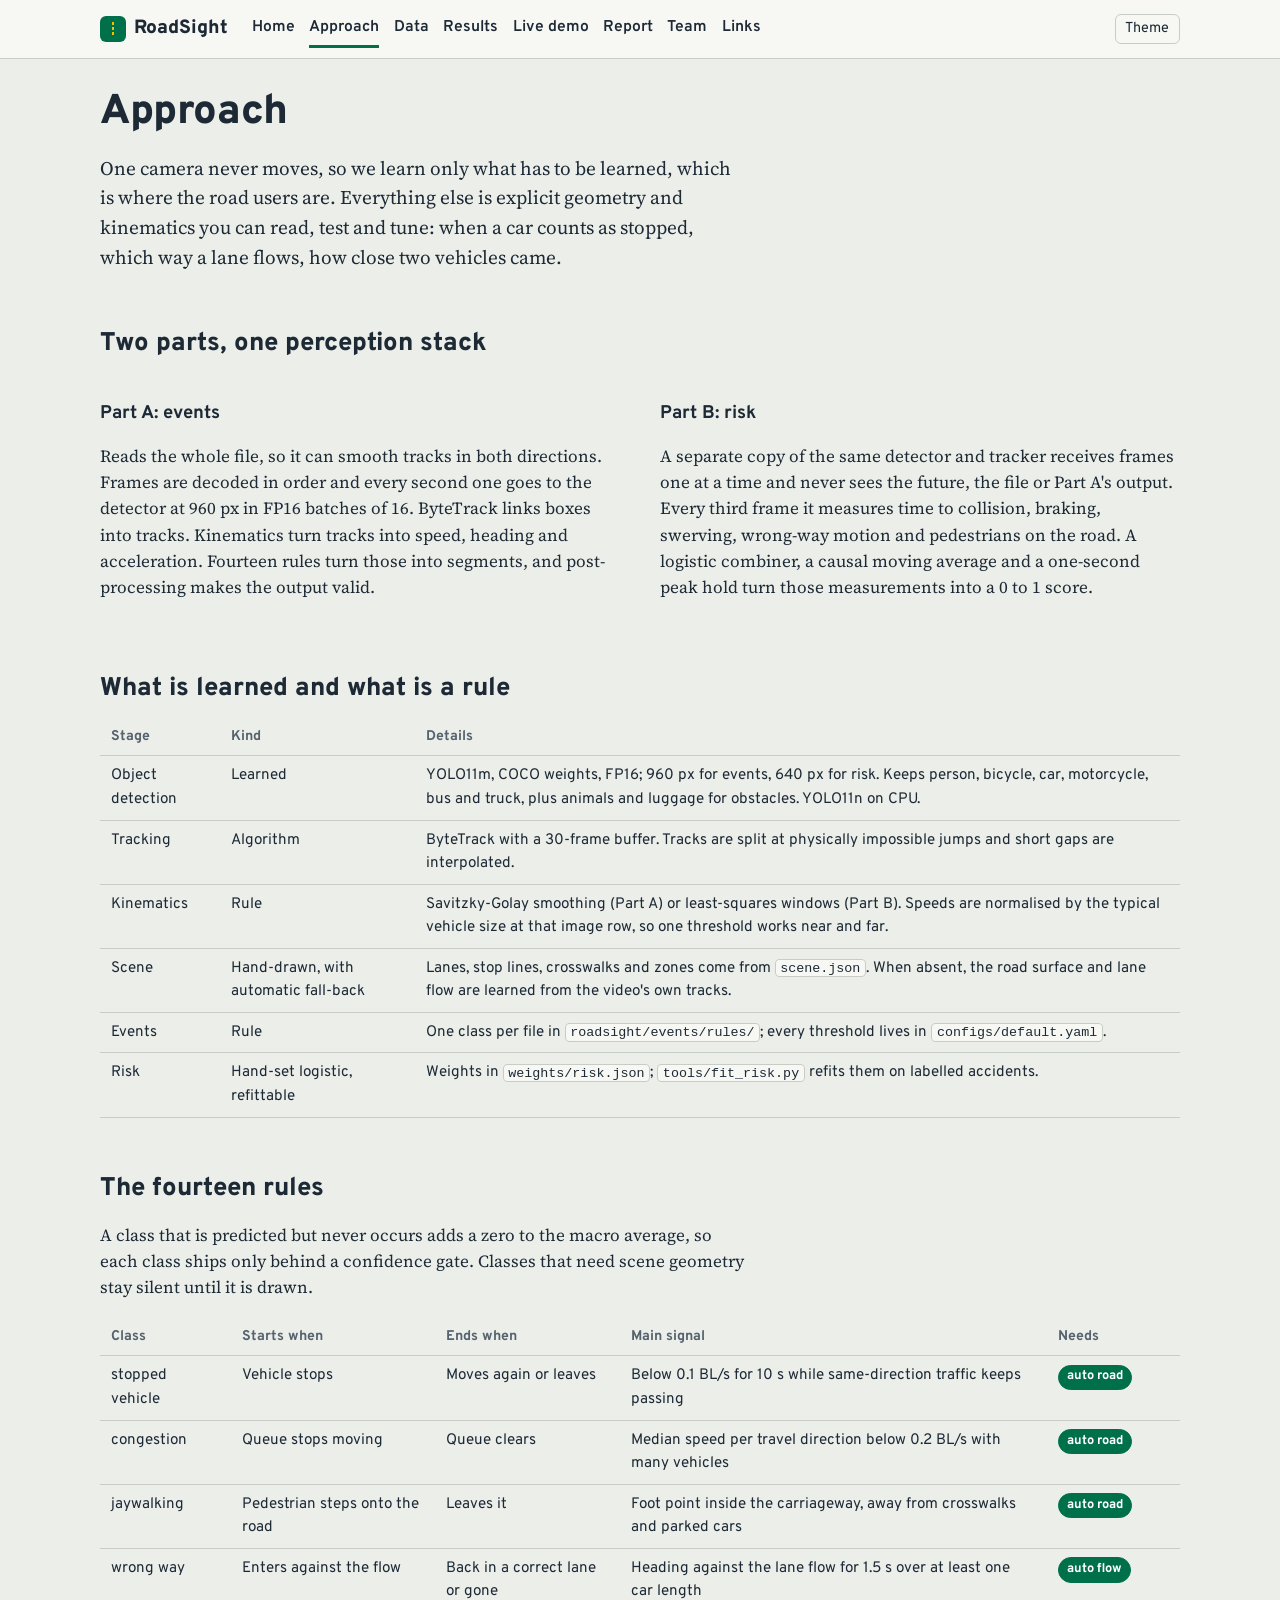
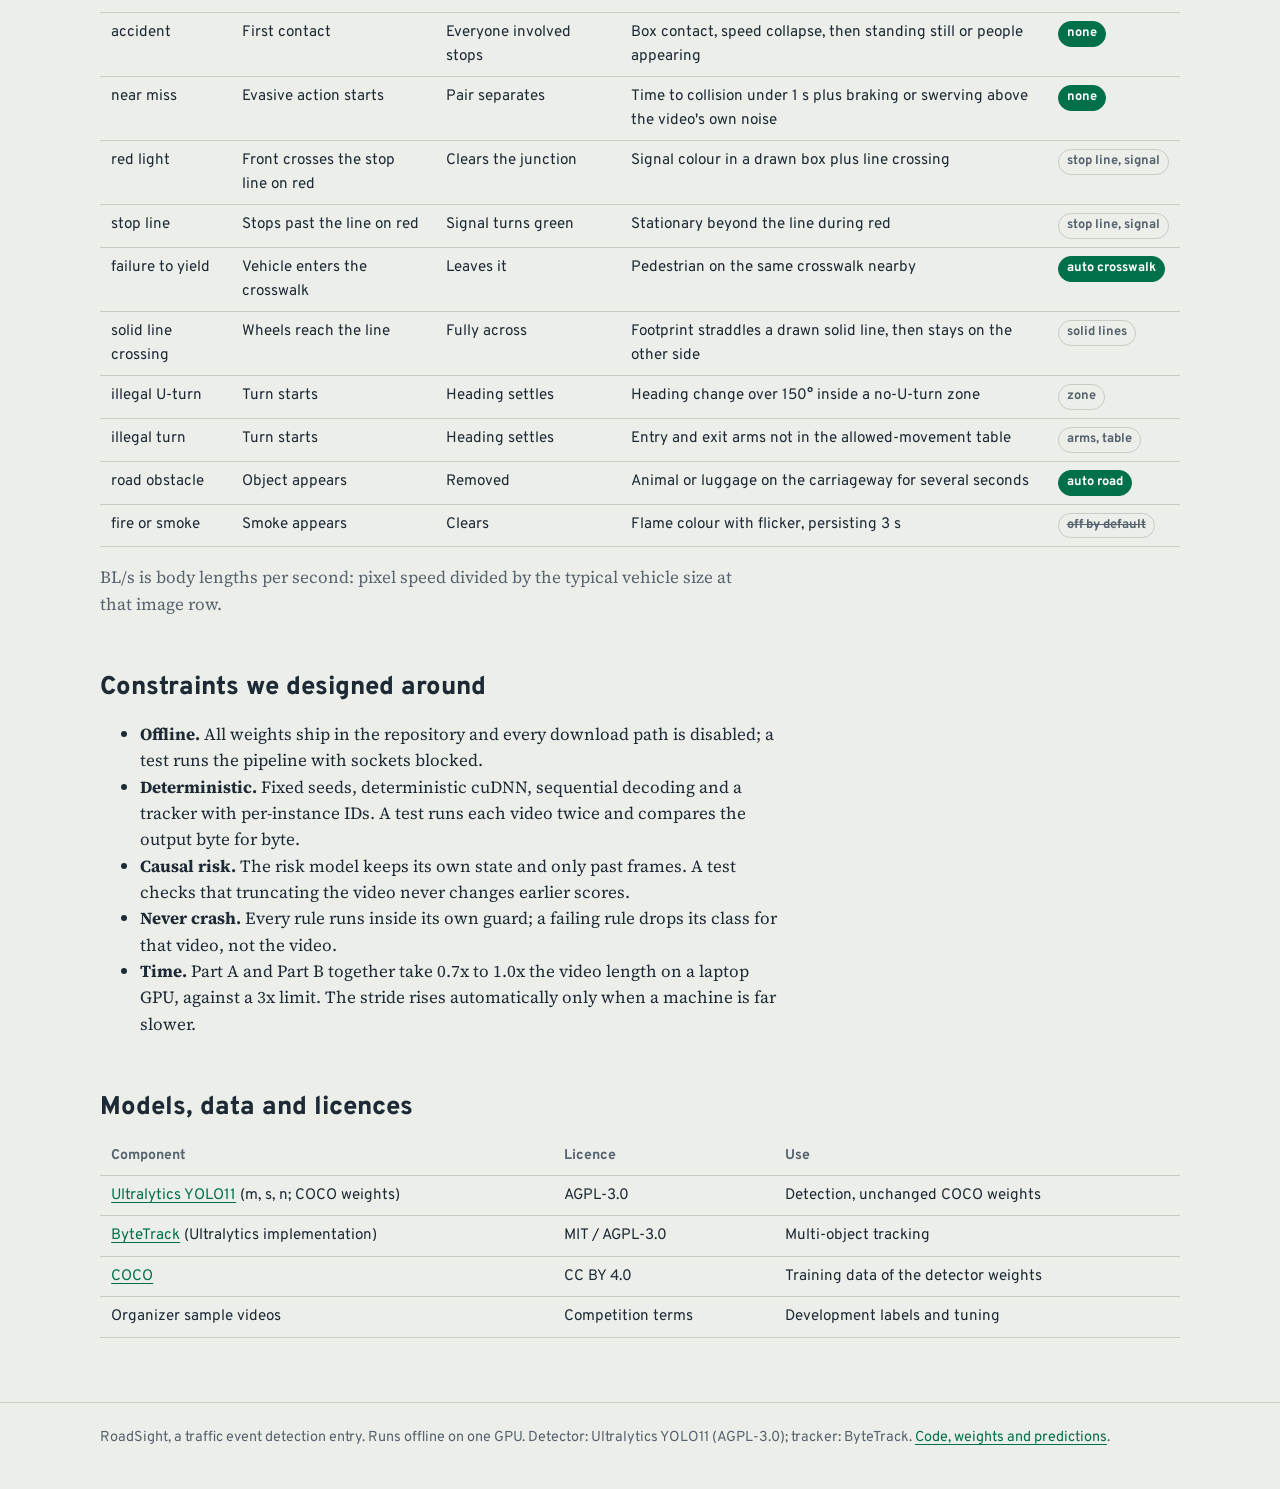
<file: web/static/approach.html>
<!doctype html>
<html lang="en">
<head>
<meta charset="utf-8">
<meta name="viewport" content="width=device-width, initial-scale=1">
<title>RoadSight approach</title>
<link rel="preconnect" href="https://fonts.googleapis.com"><link rel="preconnect" href="https://fonts.gstatic.com" crossorigin>
<link href="https://fonts.googleapis.com/css2?family=Overpass:wght@400;600;700;800&family=Source+Serif+4:opsz,wght@8..60,400;8..60,600&display=swap" rel="stylesheet">
<link rel="stylesheet" href="css/site.css">
<script src="js/site.js"></script>
</head>
<body>
<header id="site-header"></header>
<main class="wrap">
  <h1>Approach</h1>
  <p class="lede">One camera never moves, so we learn only what has to be learned, which is where the road users are.
    Everything else is explicit geometry and kinematics you can read, test and tune: when a car counts as stopped,
    which way a lane flows, how close two vehicles came.</p>

  <h2>Two parts, one perception stack</h2>
  <div class="cols">
    <div>
      <h3>Part A: events</h3>
      <p>Reads the whole file, so it can smooth tracks in both directions. Frames are decoded in order and every
        second one goes to the detector at 960 px in FP16 batches of 16. ByteTrack links boxes into tracks. Kinematics turn
        tracks into speed, heading and acceleration. Fourteen rules turn those into segments, and post-processing
        makes the output valid.</p>
    </div>
    <div>
      <h3>Part B: risk</h3>
      <p>A separate copy of the same detector and tracker receives frames one at a time and never sees the future,
        the file or Part A's output. Every third frame it measures time to collision, braking, swerving, wrong-way
        motion and pedestrians on the road. A logistic combiner, a causal moving average and a one-second peak hold
        turn those measurements into a 0 to 1 score.</p>
    </div>
  </div>

  <h2>What is learned and what is a rule</h2>
  <div class="table-scroll"><table>
    <thead><tr><th>Stage</th><th>Kind</th><th>Details</th></tr></thead>
    <tbody>
      <tr><td>Object detection</td><td>Learned</td><td>YOLO11m, COCO weights, FP16; 960 px for events, 640 px for risk. Keeps person, bicycle, car, motorcycle, bus and truck, plus animals and luggage for obstacles. YOLO11n on CPU.</td></tr>
      <tr><td>Tracking</td><td>Algorithm</td><td>ByteTrack with a 30-frame buffer. Tracks are split at physically impossible jumps and short gaps are interpolated.</td></tr>
      <tr><td>Kinematics</td><td>Rule</td><td>Savitzky-Golay smoothing (Part A) or least-squares windows (Part B). Speeds are normalised by the typical vehicle size at that image row, so one threshold works near and far.</td></tr>
      <tr><td>Scene</td><td>Hand-drawn, with automatic fall-back</td><td>Lanes, stop lines, crosswalks and zones come from <code>scene.json</code>. When absent, the road surface and lane flow are learned from the video's own tracks.</td></tr>
      <tr><td>Events</td><td>Rule</td><td>One class per file in <code>roadsight/events/rules/</code>; every threshold lives in <code>configs/default.yaml</code>.</td></tr>
      <tr><td>Risk</td><td>Hand-set logistic, refittable</td><td>Weights in <code>weights/risk.json</code>; <code>tools/fit_risk.py</code> refits them on labelled accidents.</td></tr>
    </tbody>
  </table></div>

  <h2>The fourteen rules</h2>
  <p>A class that is predicted but never occurs adds a zero to the macro average, so each class ships only behind a
    confidence gate. Classes that need scene geometry stay silent until it is drawn.</p>
  <div class="table-scroll"><table>
    <thead><tr><th>Class</th><th>Starts when</th><th>Ends when</th><th>Main signal</th><th>Needs</th></tr></thead>
    <tbody>
      <tr><td>stopped vehicle</td><td>Vehicle stops</td><td>Moves again or leaves</td><td>Below 0.1 BL/s for 10 s while same-direction traffic keeps passing</td><td><span class="pill on">auto road</span></td></tr>
      <tr><td>congestion</td><td>Queue stops moving</td><td>Queue clears</td><td>Median speed per travel direction below 0.2 BL/s with many vehicles</td><td><span class="pill on">auto road</span></td></tr>
      <tr><td>jaywalking</td><td>Pedestrian steps onto the road</td><td>Leaves it</td><td>Foot point inside the carriageway, away from crosswalks and parked cars</td><td><span class="pill on">auto road</span></td></tr>
      <tr><td>wrong way</td><td>Enters against the flow</td><td>Back in a correct lane or gone</td><td>Heading against the lane flow for 1.5 s over at least one car length</td><td><span class="pill on">auto flow</span></td></tr>
      <tr><td>accident</td><td>First contact</td><td>Everyone involved stops</td><td>Box contact, speed collapse, then standing still or people appearing</td><td><span class="pill on">none</span></td></tr>
      <tr><td>near miss</td><td>Evasive action starts</td><td>Pair separates</td><td>Time to collision under 1 s plus braking or swerving above the video's own noise</td><td><span class="pill on">none</span></td></tr>
      <tr><td>red light</td><td>Front crosses the stop line on red</td><td>Clears the junction</td><td>Signal colour in a drawn box plus line crossing</td><td><span class="pill scene">stop line, signal</span></td></tr>
      <tr><td>stop line</td><td>Stops past the line on red</td><td>Signal turns green</td><td>Stationary beyond the line during red</td><td><span class="pill scene">stop line, signal</span></td></tr>
      <tr><td>failure to yield</td><td>Vehicle enters the crosswalk</td><td>Leaves it</td><td>Pedestrian on the same crosswalk nearby</td><td><span class="pill on">auto crosswalk</span></td></tr>
      <tr><td>solid line crossing</td><td>Wheels reach the line</td><td>Fully across</td><td>Footprint straddles a drawn solid line, then stays on the other side</td><td><span class="pill scene">solid lines</span></td></tr>
      <tr><td>illegal U-turn</td><td>Turn starts</td><td>Heading settles</td><td>Heading change over 150&deg; inside a no-U-turn zone</td><td><span class="pill scene">zone</span></td></tr>
      <tr><td>illegal turn</td><td>Turn starts</td><td>Heading settles</td><td>Entry and exit arms not in the allowed-movement table</td><td><span class="pill scene">arms, table</span></td></tr>
      <tr><td>road obstacle</td><td>Object appears</td><td>Removed</td><td>Animal or luggage on the carriageway for several seconds</td><td><span class="pill on">auto road</span></td></tr>
      <tr><td>fire or smoke</td><td>Smoke appears</td><td>Clears</td><td>Flame colour with flicker, persisting 3 s</td><td><span class="pill off">off by default</span></td></tr>
    </tbody>
  </table></div>
  <p class="muted">BL/s is body lengths per second: pixel speed divided by the typical vehicle size at that image row.</p>

  <h2>Constraints we designed around</h2>
  <ul>
    <li><strong>Offline.</strong> All weights ship in the repository and every download path is disabled; a test runs the pipeline with sockets blocked.</li>
    <li><strong>Deterministic.</strong> Fixed seeds, deterministic cuDNN, sequential decoding and a tracker with per-instance IDs. A test runs each video twice and compares the output byte for byte.</li>
    <li><strong>Causal risk.</strong> The risk model keeps its own state and only past frames. A test checks that truncating the video never changes earlier scores.</li>
    <li><strong>Never crash.</strong> Every rule runs inside its own guard; a failing rule drops its class for that video, not the video.</li>
    <li><strong>Time.</strong> Part A and Part B together take 0.7x to 1.0x the video length on a laptop GPU, against a 3x limit. The stride rises automatically only when a machine is far slower.</li>
  </ul>

  <h2>Models, data and licences</h2>
  <div class="table-scroll"><table>
    <thead><tr><th>Component</th><th>Licence</th><th>Use</th></tr></thead>
    <tbody>
      <tr><td><a href="https://github.com/ultralytics/ultralytics">Ultralytics YOLO11</a> (m, s, n; COCO weights)</td><td>AGPL-3.0</td><td>Detection, unchanged COCO weights</td></tr>
      <tr><td><a href="https://github.com/ifzhang/ByteTrack">ByteTrack</a> (Ultralytics implementation)</td><td>MIT / AGPL-3.0</td><td>Multi-object tracking</td></tr>
      <tr><td><a href="https://cocodataset.org">COCO</a></td><td>CC BY 4.0</td><td>Training data of the detector weights</td></tr>
      <tr><td>Organizer sample videos</td><td>Competition terms</td><td>Development labels and tuning</td></tr>
    </tbody>
  </table></div>
</main>
<footer id="site-footer"></footer>
</body>
</html>
</file>
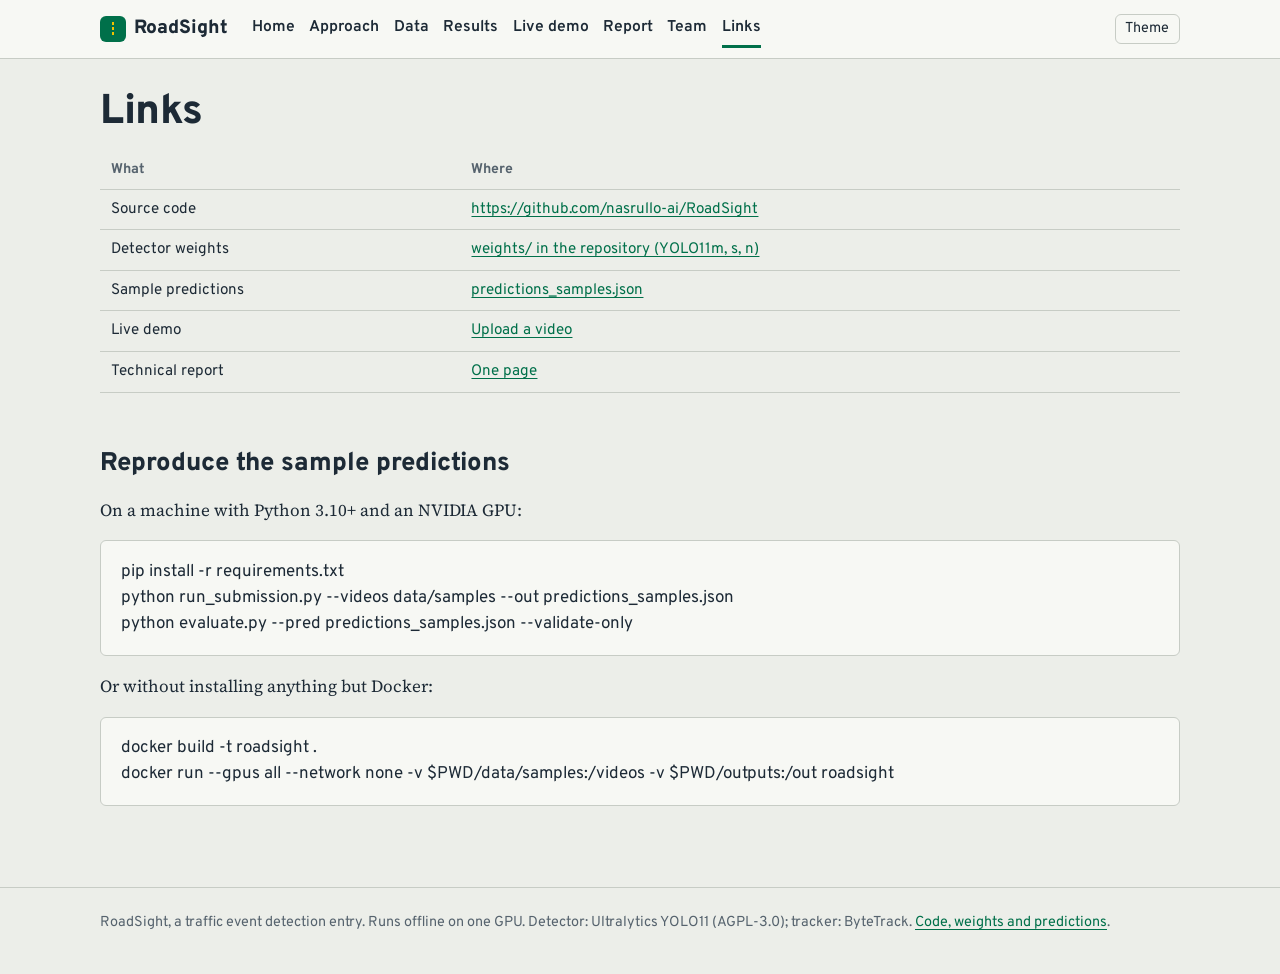
<file: web/static/links.html>
<!doctype html>
<html lang="en">
<head>
<meta charset="utf-8">
<meta name="viewport" content="width=device-width, initial-scale=1">
<title>RoadSight links</title>
<link rel="preconnect" href="https://fonts.googleapis.com"><link rel="preconnect" href="https://fonts.gstatic.com" crossorigin>
<link href="https://fonts.googleapis.com/css2?family=Overpass:wght@400;600;700;800&family=Source+Serif+4:opsz,wght@8..60,400;8..60,600&display=swap" rel="stylesheet">
<link rel="stylesheet" href="css/site.css">
<script src="js/site.js"></script>
</head>
<body>
<header id="site-header"></header>
<main class="wrap">
  <h1>Links</h1>
  <div class="table-scroll"><table>
    <thead><tr><th>What</th><th>Where</th></tr></thead>
    <tbody id="links"></tbody>
  </table></div>
  <h2>Reproduce the sample predictions</h2>
  <p>On a machine with Python 3.10+ and an NVIDIA GPU:</p>
  <pre class="panel ui" style="overflow-x:auto">pip install -r requirements.txt
python run_submission.py --videos data/samples --out predictions_samples.json
python evaluate.py --pred predictions_samples.json --validate-only</pre>
  <p>Or without installing anything but Docker:</p>
  <pre class="panel ui" style="overflow-x:auto">docker build -t roadsight .
docker run --gpus all --network none -v $PWD/data/samples:/videos -v $PWD/outputs:/out roadsight</pre>
</main>
<footer id="site-footer"></footer>
<script>
RS.getJSON("data/links.json").then((l) => {
  const rows = [
    ["Source code", l.repo, l.repo || "Repository link to be added"],
    ["Detector weights", l.weights, "weights/ in the repository (YOLO11m, s, n)"],
    ["Sample predictions", "data/predictions_samples.json", "predictions_samples.json"],
    ["Live demo", "demo.html", "Upload a video"],
    ["Technical report", "report.html", "One page"],
  ];
  document.getElementById("links").innerHTML = rows.map(([what, href, text]) =>
    `<tr><td>${what}</td><td>${href ? `<a href="${RS.esc(href)}">${RS.esc(text)}</a>` : RS.esc(text)}</td></tr>`).join("");
});
</script>
</body>
</html>
</file>
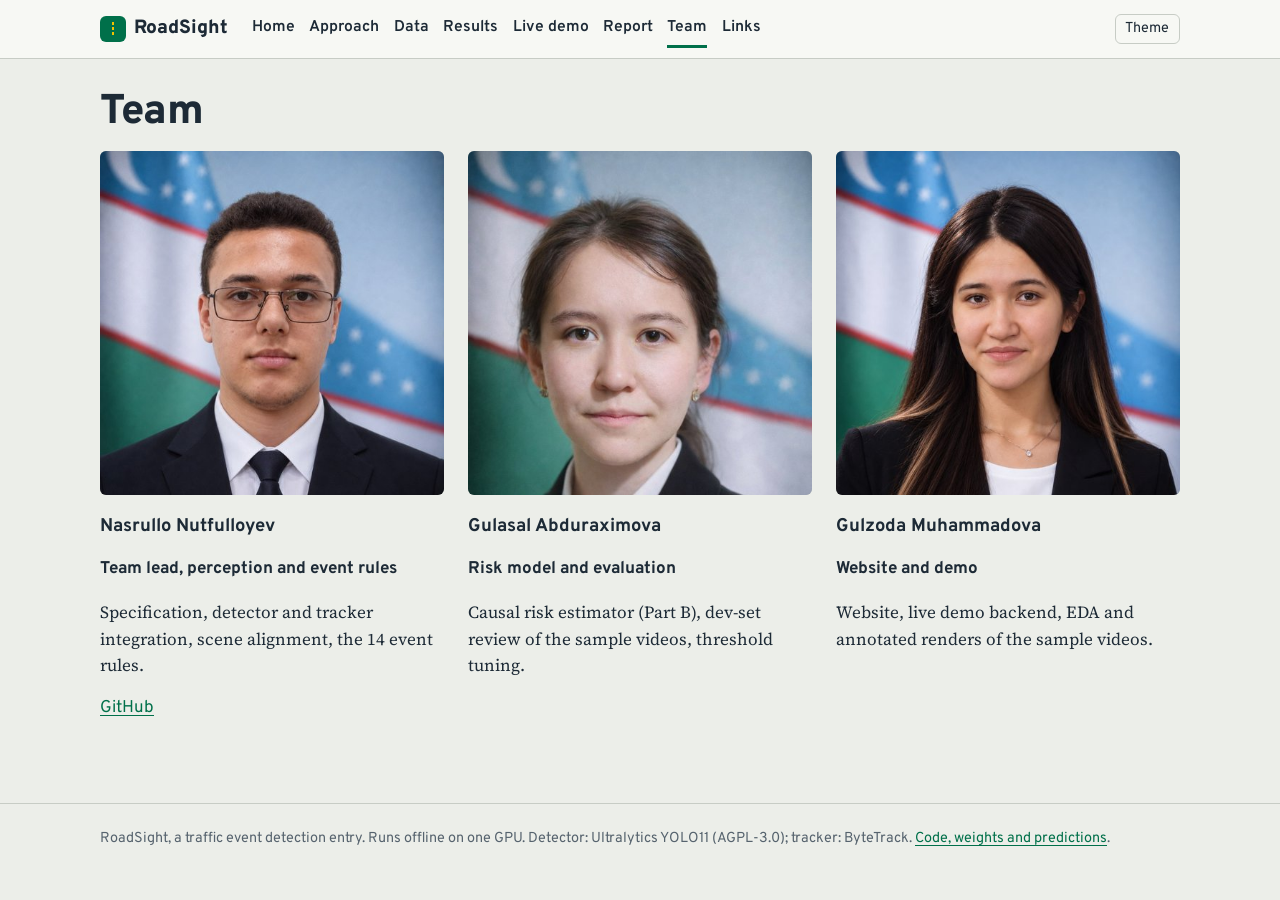
<file: web/static/team.html>
<!doctype html>
<html lang="en">
<head>
<meta charset="utf-8">
<meta name="viewport" content="width=device-width, initial-scale=1">
<title>RoadSight team</title>
<link rel="preconnect" href="https://fonts.googleapis.com"><link rel="preconnect" href="https://fonts.gstatic.com" crossorigin>
<link href="https://fonts.googleapis.com/css2?family=Overpass:wght@400;600;700;800&family=Source+Serif+4:opsz,wght@8..60,400;8..60,600&display=swap" rel="stylesheet">
<link rel="stylesheet" href="css/site.css">
<script src="js/site.js"></script>
</head>
<body>
<header id="site-header"></header>
<main class="wrap">
  <h1>Team</h1>
  <div class="team" id="team"><p class="muted ui">Loading.</p></div>
</main>
<footer id="site-footer"></footer>
<script>
RS.getJSON("data/team.json").then((people) => {
  document.getElementById("team").innerHTML = people.map((p) => `<article class="person">
    <img src="${RS.esc(p.photo || "img/person.svg")}" alt="Photo of ${RS.esc(p.name)}" loading="lazy">
    <h3>${RS.esc(p.name)}</h3><p class="ui"><strong>${RS.esc(p.role)}</strong></p>
    <p>${RS.esc(p.contributions)}</p>
    ${p.past ? `<p class="muted">${RS.esc(p.past)}</p>` : ""}
    <p class="ui">${[["GitHub", p.github], ["LinkedIn", p.linkedin], ["Portfolio", p.portfolio]].filter(([, u]) => u)
      .map(([n, u]) => `<a href="${RS.esc(u)}">${n}</a>`).join(" &nbsp; ")}</p></article>`).join("");
});
</script>
</body>
</html>
</file>
<file: web/static/css/site.css>
/* RoadSight site. Road-signage vernacular: guide-sign green, lane-paint yellow, concrete and ink.
   Signal red/amber/green are reserved for risk levels. */
:root {
  --bg: #eceee9;          /* concrete */
  --panel: #f7f8f4;
  --ink: #1d2a36;         /* survey-plan ink */
  --muted: #56636e;
  --line: #c7ccc5;
  --sign: #00704a;        /* guide-sign green */
  --sign-ink: #ffffff;
  --paint: #f2c200;       /* lane-marking yellow */
  --paint-ink: #1d2a36;
  --red: #c8322b;
  --amber: #d98300;
  --go: #2e8b57;
  --pred: #2458c6;
  --gt: #8f99a3;
  --radius-sign: 14px;
  --radius-ui: 6px;
  --shadow: 0 1px 0 rgba(29, 42, 54, .08);
  color-scheme: light;
}
@media (prefers-color-scheme: dark) {
  :root:not([data-theme="light"]) {
    --bg: #1d2125; --panel: #262b30; --ink: #e5e8e3; --muted: #a2acb4; --line: #3a4147;
    --sign: #0d7f55; --pred: #6f9bff; --gt: #6d7782; --shadow: none; color-scheme: dark;
  }
}
:root[data-theme="dark"] {
  --bg: #1d2125; --panel: #262b30; --ink: #e5e8e3; --muted: #a2acb4; --line: #3a4147;
  --sign: #0d7f55; --pred: #6f9bff; --gt: #6d7782; --shadow: none; color-scheme: dark;
}

* { box-sizing: border-box; }
html { -webkit-text-size-adjust: 100%; }
body {
  margin: 0;
  background: var(--bg);
  color: var(--ink);
  font: 17px/1.55 "Source Serif 4", Georgia, serif;
}
h1, h2, h3, h4, nav, button, .ui, table, label, input, .btn, figcaption, .stat, .pill {
  font-family: "Overpass", "Helvetica Neue", Arial, sans-serif;
}
h1 { font-size: 2.6rem; line-height: 1.05; font-weight: 800; margin: 0 0 .4em; letter-spacing: -.01em; }
h2 { font-size: 1.6rem; line-height: 1.2; font-weight: 800; margin: 2.2em 0 .5em; }
h3 { font-size: 1.15rem; line-height: 1.3; font-weight: 700; margin: 1.6em 0 .4em; }
p, li { max-width: 72ch; }
a { color: var(--sign); text-underline-offset: 3px; }
a:hover { text-decoration-thickness: 2px; }
:focus-visible { outline: 3px solid var(--paint); outline-offset: 2px; }
code { font-size: .88em; background: var(--panel); border: 1px solid var(--line); border-radius: 4px; padding: .05em .35em; }
.muted { color: var(--muted); }

/* ------------------------------------------------------------------ header */
.site-header { border-bottom: 1px solid var(--line); background: var(--panel); }
.site-header .wrap { display: flex; align-items: center; gap: 1.5rem; flex-wrap: wrap; padding-top: .6rem; padding-bottom: .6rem; }
.brand { font: 800 1.2rem/1 "Overpass", sans-serif; color: var(--ink); text-decoration: none; display: flex; align-items: center; gap: .5rem; }
.brand-mark { width: 26px; height: 26px; border-radius: 6px; background: var(--sign); display: grid; place-items: center; }
.brand-mark svg { width: 16px; height: 16px; }
nav.main { display: flex; flex-wrap: wrap; gap: .2rem .9rem; flex: 1; }
nav.main a { color: var(--ink); text-decoration: none; font-weight: 600; font-size: .98rem; padding: .35rem 0; border-bottom: 3px solid transparent; }
nav.main a[aria-current="page"] { border-bottom-color: var(--sign); }
nav.main a:hover { border-bottom-color: var(--line); }
.theme-toggle { background: none; border: 1px solid var(--line); color: var(--ink); border-radius: var(--radius-ui); padding: .3rem .6rem; cursor: pointer; font-size: .9rem; }

.wrap { max-width: 1120px; margin: 0 auto; padding-left: 20px; padding-right: 20px; }
main.wrap { padding-top: 2rem; padding-bottom: 4rem; }
.site-footer { border-top: 1px solid var(--line); color: var(--muted); font: 400 .9rem/1.5 "Overpass", sans-serif; padding: 1.5rem 0 2.5rem; }

/* ------------------------------------------------------------------ the guide sign (hero) */
.sign-wrap { position: relative; margin: 1.5rem 0 2.5rem; padding-top: 34px; }
.sign {
  background: var(--sign); color: var(--sign-ink); border-radius: var(--radius-sign);
  padding: 6px; box-shadow: 0 2px 0 rgba(0, 0, 0, .15);
}
.sign-inner {
  border: 3px solid rgba(255, 255, 255, .95); border-radius: calc(var(--radius-sign) - 5px);
  padding: 2rem 2.2rem 2.1rem; display: grid; grid-template-columns: 1fr auto; gap: 1.5rem 2.5rem; align-items: end;
}
.sign h1 { color: #fff; font-size: clamp(2.6rem, 7vw, 4.6rem); margin: 0; font-weight: 800; letter-spacing: -.015em; }
.sign p { font: 400 1.15rem/1.45 "Overpass", sans-serif; margin: .7rem 0 0; max-width: 46ch; color: rgba(255, 255, 255, .92); }
.sign .dest { font: 700 1.05rem/1.35 "Overpass", sans-serif; text-align: right; }
.sign .dest span { display: block; }
.sign .dest svg { width: 44px; height: 44px; display: block; margin: 0 0 .5rem auto; }
.exit-tab {
  position: absolute; top: 0; left: 2.2rem; background: var(--paint); color: var(--paint-ink);
  font: 800 1.05rem/1 "Overpass", sans-serif; text-decoration: none; padding: .55rem 1rem .5rem;
  border-radius: 10px 10px 0 0; border: 3px solid var(--sign); border-bottom: none;
}
.exit-tab:hover { background: #ffd21f; }

/* ------------------------------------------------------------------ generic blocks */
.lede { font-size: 1.2rem; line-height: 1.55; max-width: 64ch; }
.cols { display: grid; grid-template-columns: repeat(auto-fit, minmax(260px, 1fr)); gap: 1.5rem 2.5rem; }
.panel { background: var(--panel); border: 1px solid var(--line); border-radius: var(--radius-ui); padding: 1.1rem 1.25rem; }
table { border-collapse: collapse; width: 100%; font-size: .95rem; }
th, td { text-align: left; padding: .5rem .7rem; border-bottom: 1px solid var(--line); vertical-align: top; }
th { font-weight: 700; color: var(--muted); font-size: .88rem; }
td.num, th.num { text-align: right; font-variant-numeric: tabular-nums; }
.table-scroll { overflow-x: auto; }
.pill { display: inline-block; font-size: .8rem; font-weight: 700; padding: .12rem .5rem; border-radius: 999px; border: 1px solid var(--line); white-space: nowrap; }
.pill.on { background: var(--sign); color: #fff; border-color: var(--sign); }
.pill.scene { background: transparent; color: var(--muted); }
.pill.off { color: var(--muted); text-decoration: line-through; }
figure { margin: 1rem 0; }
figure img, figure video { width: 100%; border-radius: var(--radius-ui); display: block; background: #000; }
figcaption { color: var(--muted); font-size: .9rem; margin-top: .4rem; }
.btn {
  display: inline-block; background: var(--sign); color: #fff; border: none; border-radius: var(--radius-ui);
  padding: .65rem 1.1rem; font-weight: 700; font-size: 1rem; cursor: pointer; text-decoration: none;
}
.btn.secondary { background: transparent; color: var(--ink); border: 1px solid var(--line); }
.btn[disabled] { opacity: .5; cursor: not-allowed; }

/* ------------------------------------------------------------------ pipeline diagram */
.pipeline-scroll { overflow-x: auto; }
.pipeline { width: 100%; min-width: 720px; height: auto; display: block; }
.pipeline text { font-family: "Overpass", sans-serif; fill: var(--ink); }
.pipeline .node rect { fill: var(--panel); stroke: var(--ink); stroke-width: 1.5; }
.pipeline .node.learned rect { fill: var(--sign); stroke: var(--sign); }
.pipeline .node.learned text { fill: #fff; }
.pipeline .road { stroke: var(--line); stroke-width: 10; fill: none; }
.pipeline .lane { stroke: var(--paint); stroke-width: 2; stroke-dasharray: 10 8; fill: none; }

/* ------------------------------------------------------------------ timeline: one lane per class */
.timeline { font-family: "Overpass", sans-serif; font-size: .85rem; }
.timeline .lane-row { display: grid; grid-template-columns: 150px 1fr; align-items: center; min-height: 30px; }
.timeline .lane-name { color: var(--muted); padding-right: .6rem; white-space: nowrap; overflow: hidden; text-overflow: ellipsis; }
.timeline .track { position: relative; height: 26px; background: var(--panel); border-top: 1px dashed var(--line); }
.timeline .seg { position: absolute; top: 4px; height: 18px; border-radius: 3px; background: var(--pred); cursor: pointer; min-width: 3px; border: none; padding: 0; }
.timeline .seg.gt { top: 17px; height: 6px; background: var(--gt); cursor: default; }
.timeline .playhead { position: absolute; top: 0; bottom: 0; width: 2px; background: var(--red); pointer-events: none; }
.timeline .axis { display: grid; grid-template-columns: 150px 1fr; color: var(--muted); font-size: .78rem; }
.timeline .axis div:last-child { display: flex; justify-content: space-between; }
.legend { display: flex; gap: 1.2rem; flex-wrap: wrap; color: var(--muted); font: .85rem "Overpass", sans-serif; margin: .4rem 0; }
.legend i { display: inline-block; width: 18px; height: 8px; border-radius: 2px; margin-right: .35rem; vertical-align: middle; }

.risk-chart { width: 100%; height: 150px; display: block; cursor: crosshair; }
.risk-chart .area { fill: rgba(200, 50, 43, .12); }
.risk-chart .curve { fill: none; stroke: var(--red); stroke-width: 1.6; }
.risk-chart .thr { stroke: var(--muted); stroke-dasharray: 4 4; }
.risk-chart text { font: 11px "Overpass", sans-serif; fill: var(--muted); }

/* ------------------------------------------------------------------ demo */
.drop {
  display: block; margin: 1rem 0;
  border: 2px dashed var(--line); border-radius: var(--radius-ui); padding: 2rem; text-align: center; background: var(--panel);
  font-family: "Overpass", sans-serif; cursor: pointer;
}
.drop.over { border-color: var(--sign); }
.progress { height: 12px; background: var(--panel); border: 1px solid var(--line); border-radius: 999px; overflow: hidden; }
.progress > div { height: 100%; width: 0; background: repeating-linear-gradient(90deg, var(--paint) 0 18px, #e0b300 18px 26px); transition: width .4s ease; }
.alert { border-left: 4px solid var(--red); background: var(--panel); padding: .8rem 1rem; font-family: "Overpass", sans-serif; }
.stat { font-size: .95rem; }
.stat b { font-size: 1.6rem; display: block; line-height: 1.1; }

.video-grid { display: grid; grid-template-columns: minmax(0, 3fr) minmax(0, 2fr); gap: 1.5rem; align-items: start; }
.team { display: grid; grid-template-columns: repeat(auto-fit, minmax(240px, 1fr)); gap: 1.5rem; }
.person img { width: 100%; aspect-ratio: 1; object-fit: cover; border-radius: var(--radius-ui); background: var(--line); }
.person h3 { margin-top: .8rem; }

@media (max-width: 760px) {
  body { font-size: 16px; }
  .site-header .wrap { gap: .4rem 1rem; }
  nav.main { order: 3; flex-basis: 100%; flex-wrap: nowrap; overflow-x: auto; gap: 1rem; padding-bottom: .2rem; }
  nav.main a { white-space: nowrap; }
  .theme-toggle { margin-left: auto; }
  h1 { font-size: 2rem; }
  .sign-inner { grid-template-columns: 1fr; padding: 1.4rem 1.2rem 1.5rem; }
  .sign .dest { text-align: left; }
  .sign .dest svg { margin: 0 0 .5rem; }
  .exit-tab { left: 1.2rem; }
  .video-grid { grid-template-columns: 1fr; }
  .timeline .lane-row, .timeline .axis { grid-template-columns: 100px 1fr; }
}
@media (prefers-reduced-motion: reduce) {
  * { transition: none !important; animation: none !important; }
}

/* Results: one example per class */
.examples{display:grid;grid-template-columns:repeat(auto-fill,minmax(260px,1fr));gap:1rem}
.example{margin:0}
.example img{width:100%;height:auto;border-radius:6px;display:block}
.example figcaption{font-size:.9rem;margin-top:.35rem}
</file>
